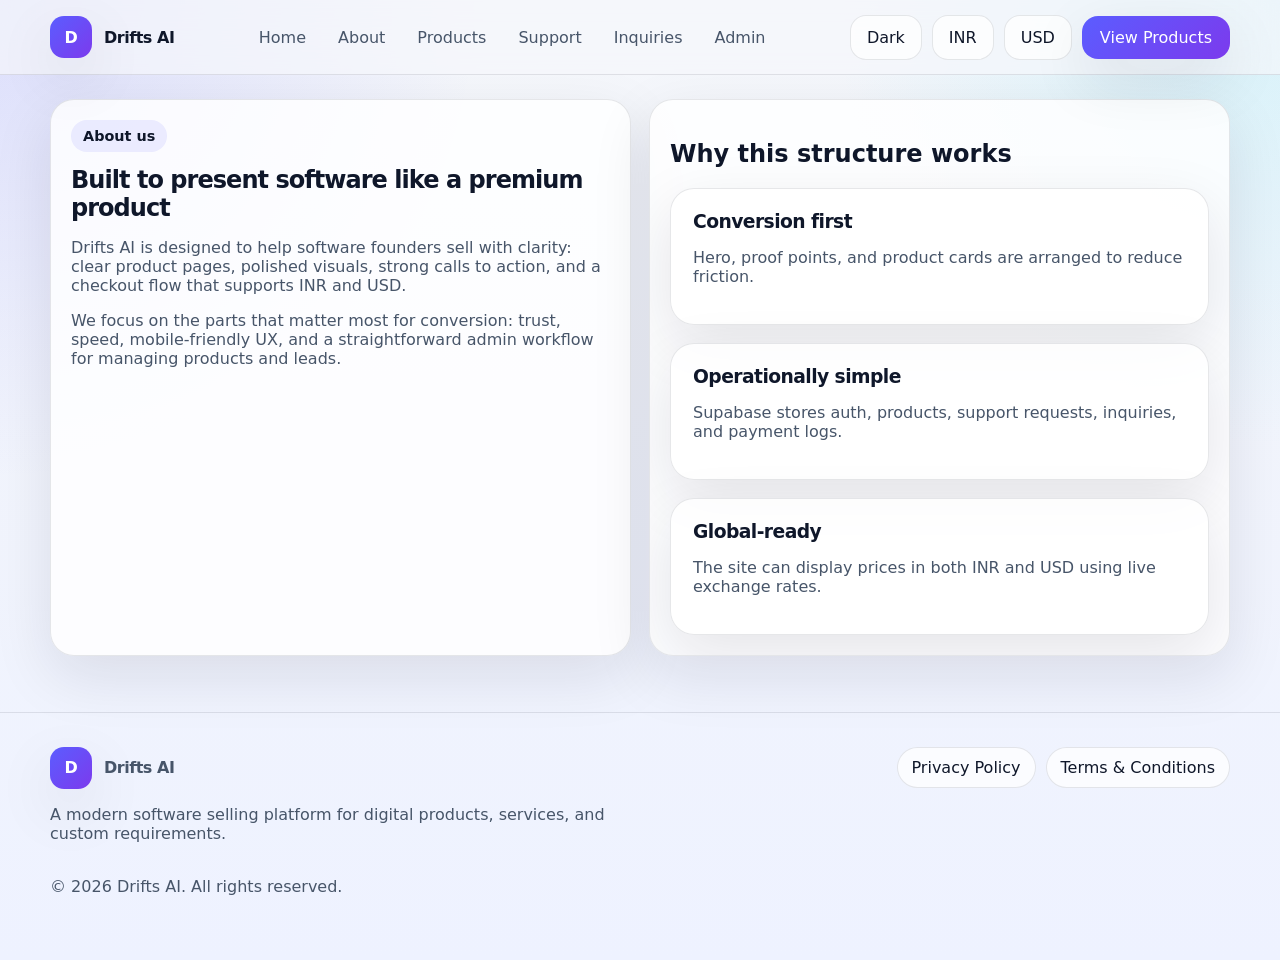
<file: about.html>
<!doctype html>
<html lang="en">
<head>
  <title>About — Drifts AI</title>
  <meta charset="utf-8">
<meta name="viewport" content="width=device-width, initial-scale=1">
<meta name="description" content="Learn about Drifts AI, our product philosophy, support workflow, and the platform principles behind the software selling site.">
<meta name="theme-color" content="#5b5dff">
<link rel="canonical" href="https://driftsai.com/about.html">
<meta property="og:type" content="website">
<meta property="og:title" content="About — Drifts AI">
<meta property="og:description" content="Learn about Drifts AI, our product philosophy, support workflow, and the platform principles behind the software selling site.">
<meta property="og:url" content="https://driftsai.com/about.html">
<meta property="og:image" content="https://driftsai.com/og-image.png">
<meta name="twitter:card" content="summary_large_image">
<meta name="twitter:title" content="About — Drifts AI">
<meta name="twitter:description" content="Learn about Drifts AI, our product philosophy, support workflow, and the platform principles behind the software selling site.">
<link rel="icon" href="/favicon.svg">
<link rel="manifest" href="/manifest.json">
<link rel="stylesheet" href="/assets/css/styles.css">


</head>
<body>

<header class="site-header">
  <div class="container">
    <nav class="nav">
      <a class="brand" href="/index.html" aria-label="Drifts AI home">
        <span class="brand-mark">D</span>
        <span>Drifts AI</span>
      </a>
      <button class="btn-outline nav-toggle" data-menu-toggle aria-expanded="false">Menu</button>
      <div class="nav-links" data-menu>
        <a data-nav href="/index.html">Home</a>
        <a data-nav href="/about.html">About</a>
        <a data-nav href="/products.html">Products</a>
        <a data-nav href="/support.html">Support</a>
        <a data-nav href="/inquiries.html">Inquiries</a>
        <a data-nav href="/admin.html">Admin</a>
      </div>
      <div class="nav-actions">
        <button class="toggle" data-theme-toggle type="button">Dark</button>
        <button class="btn-outline" data-currency="INR" type="button">INR</button>
        <button class="btn-outline" data-currency="USD" type="button">USD</button>
        <a class="btn" href="/products.html">View Products</a>
      </div>
    </nav>
  </div>
</header>

  <main>

    <section class="section">
      <div class="container grid grid-2">
        <div class="card">
          <span class="badge">About us</span>
          <h1 style="margin:14px 0 12px; letter-spacing:-.04em;">Built to present software like a premium product</h1>
          <p>Drifts AI is designed to help software founders sell with clarity: clear product pages, polished visuals, strong calls to action, and a checkout flow that supports INR and USD.</p>
          <p>We focus on the parts that matter most for conversion: trust, speed, mobile-friendly UX, and a straightforward admin workflow for managing products and leads.</p>
        </div>
        <div class="card">
          <h2>Why this structure works</h2>
          <div class="grid" style="margin-top:14px;">
            <div class="panel"><h3>Conversion first</h3><p>Hero, proof points, and product cards are arranged to reduce friction.</p></div>
            <div class="panel"><h3>Operationally simple</h3><p>Supabase stores auth, products, support requests, inquiries, and payment logs.</p></div>
            <div class="panel"><h3>Global-ready</h3><p>The site can display prices in both INR and USD using live exchange rates.</p></div>
          </div>
        </div>
      </div>
    </section>

  </main>

<footer class="footer">
  <div class="container">
    <div class="grid grid-2">
      <div>
        <div class="brand" style="margin-bottom:12px;">
          <span class="brand-mark">D</span>
          <span>Drifts AI</span>
        </div>
        <p class="muted">A modern software selling platform for digital products, services, and custom requirements.</p>
      </div>
      <div class="badges" style="justify-content:flex-end; align-items:start;">
        <a class="chip" href="/privacy.html">Privacy Policy</a>
        <a class="chip" href="/terms.html">Terms & Conditions</a>
      </div>
    </div>
    <p style="margin-top:18px;">© 2026 Drifts AI. All rights reserved.</p>
  </div>
</footer>


  <script type="module">
    import { setActiveNav, initThemeToggle, initMobileMenu, currencyButtons, setSeoMeta } from '/assets/js/shared.js';
    setActiveNav(); initThemeToggle(); initMobileMenu(); currencyButtons();
    setSeoMeta({ title: 'About — Drifts AI', description: 'Learn about Drifts AI, our product philosophy, support workflow, and the platform principles behind the software selling site.', path: '/about.html' });
  </script>

</body>
</html>
</file>
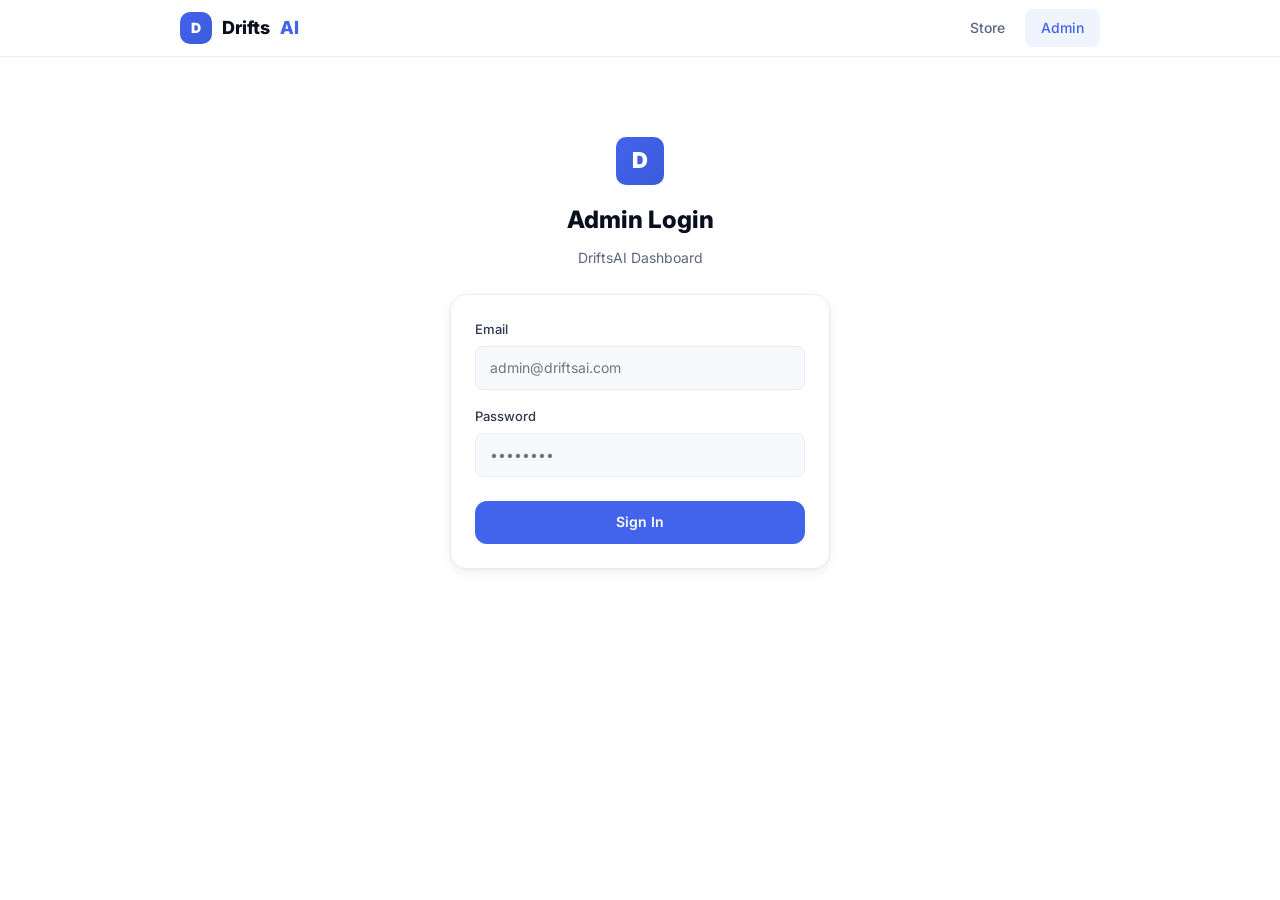
<file: admin.html>
<!DOCTYPE html>
<html lang="en">
<head>
  <meta charset="UTF-8"><meta name="viewport" content="width=device-width,initial-scale=1">
  <title>Admin — DriftsAI</title>
  <meta name="robots" content="noindex,nofollow">
  <link href="https://fonts.googleapis.com/css2?family=Inter:wght@400;500;600;700;800;900&display=swap" rel="stylesheet">
  <link rel="stylesheet" href="style.css">
</head>
<body>
<div class="page">
  <nav class="nav"><div class="container nav-inner">
    <a href="index.html" class="nav-logo"><div class="logo-icon">D</div>Drifts<span>AI</span></a>
    <div class="nav-links"><a href="index.html">Store</a><a href="admin.html" class="active">Admin</a></div>
  </div></nav>

  <main class="main">
    <div class="container">
      <!-- Login -->
      <div id="loginView" class="admin-login">
        <div class="logo-icon" style="width:48px;height:48px;font-size:22px;margin:0 auto 16px">D</div>
        <h1>Admin Login</h1>
        <p>DriftsAI Dashboard</p>
        <div class="card" style="text-align:left">
          <div class="form-group">
            <label>Email</label>
            <input type="email" id="loginEmail" class="form-input" placeholder="admin@driftsai.com">
          </div>
          <div class="form-group">
            <label>Password</label>
            <input type="password" id="loginPassword" class="form-input" placeholder="••••••••">
          </div>
          <button class="btn btn-primary" style="width:100%;margin-top:8px" onclick="doLogin()">Sign In</button>
          <p id="loginError" style="color:var(--rose);font-size:13px;margin-top:12px;text-align:center;display:none"></p>
        </div>
      </div>

      <!-- Admin Panel -->
      <div id="adminView" style="display:none" class="admin-panel">
        <div style="display:flex;justify-content:space-between;align-items:center;margin-bottom:24px">
          <div>
            <h1 style="font-size:24px;font-weight:800">Your Apps</h1>
            <p style="color:var(--ink2);font-size:14px">${APPS?.length || 0} apps in your store</p>
          </div>
          <button class="btn btn-primary" onclick="showAddForm()">+ Add New App</button>
        </div>

        <!-- Current Apps -->
        <div id="currentApps"></div>

        <!-- Add/Edit Form -->
        <div id="formSection" style="display:none;margin-top:32px">
          <h2 id="formTitle" style="font-size:20px;font-weight:700;margin-bottom:16px">Add New App</h2>
          <div class="card">
            <div style="display:grid;grid-template-columns:1fr 1fr;gap:16px">
              <div class="form-group" style="grid-column:span 2"><label>App Name *</label><input id="f_name" class="form-input" placeholder="My Cool App"></div>
              <div class="form-group" style="grid-column:span 2"><label>Tagline *</label><input id="f_tagline" class="form-input" placeholder="Short description"></div>
              <div class="form-group" style="grid-column:span 2"><label>Description *</label><textarea id="f_description" class="form-input" rows="4" placeholder="Full app description..."></textarea></div>
              <div class="form-group"><label>Category *</label>
                <select id="f_category" class="form-input">
                  <option>AI Tools</option><option>Developer Tools</option><option>Productivity</option><option>Design</option><option>Security</option><option>Games</option><option>Utilities</option><option>Entertainment</option>
                </select>
              </div>
              <div class="form-group"><label>Version</label><input id="f_version" class="form-input" value="1.0.0"></div>
              <div class="form-group"><label>File Type *</label>
                <select id="f_fileType" class="form-input">
                  <option>APK</option><option>EXE</option><option>DMG</option><option>DEB</option><option>ZIP</option><option>MSI</option><option>IPA</option>
                </select>
              </div>
              <div class="form-group"><label>File Size</label><input id="f_fileSize" class="form-input" placeholder="24 MB"></div>
              <div class="form-group" style="grid-column:span 2">
                <label>Google Drive Download URL *</label>
                <input id="f_downloadUrl" class="form-input" placeholder="https://drive.google.com/uc?export=download&id=YOUR_FILE_ID">
                <small style="color:var(--ink3);font-size:11px;margin-top:4px;display:block">Upload to Google Drive → Share → Anyone with link → Copy ID → Paste above</small>
              </div>
              <div class="form-group"><label>App Icon URL</label><input id="f_icon" class="form-input" placeholder="https://..."></div>
              <div class="form-group"><label>Platform</label><input id="f_platform" class="form-input" placeholder="Android, Windows"></div>
              <div class="form-group" style="grid-column:span 2"><label>Features (one per line)</label><textarea id="f_features" class="form-input" rows="3" placeholder="Feature 1&#10;Feature 2"></textarea></div>
              <div class="form-group" style="grid-column:span 2"><label>What's New</label><textarea id="f_whatsNew" class="form-input" rows="2" placeholder="• Bug fixes&#10;• New features"></textarea></div>
              <div class="form-group" style="grid-column:span 2"><label>Screenshots URLs (one per line)</label><textarea id="f_screenshots" class="form-input" rows="2" placeholder="https://screenshot1.png&#10;https://screenshot2.png"></textarea></div>
              <div class="form-group" style="grid-column:span 2"><label>Requirements (one per line)</label><textarea id="f_requirements" class="form-input" rows="2" placeholder="Android 8.0+&#10;100 MB storage"></textarea></div>
              <div class="form-group"><label>Developer</label><input id="f_developer" class="form-input" value="DriftsAI"></div>
              <div class="form-group" style="display:flex;align-items:center;gap:8px;margin-top:24px">
                <input type="checkbox" id="f_featured"> <label for="f_featured" style="margin:0;cursor:pointer">Featured on homepage</label>
              </div>
            </div>
            <div style="margin-top:20px;display:flex;gap:8px">
              <button class="btn btn-primary" onclick="generateCode()">✅ Generate Code</button>
              <button class="btn btn-ghost" onclick="document.getElementById('formSection').style.display='none'">Cancel</button>
            </div>
          </div>
        </div>

        <!-- Generated Code -->
        <div id="codeSection" style="display:none;margin-top:24px">
          <h3 style="font-size:16px;font-weight:700;margin-bottom:8px">📋 Copy this into your data.js file</h3>
          <p style="color:var(--ink2);font-size:13px;margin-bottom:8px">Add this inside the <code>APPS = [</code> array in <strong>data.js</strong>, then push to GitHub.</p>
          <div class="code-output" id="codeOutput"></div>
          <button class="copy-btn" onclick="copyCode()">📋 Copy to Clipboard</button>
        </div>

        <!-- How-to Guide -->
        <div class="card" style="margin-top:32px;background:var(--blue-bg);border-color:var(--blue-l)">
          <h3 style="font-size:16px;font-weight:700;margin-bottom:8px">📖 How to Add an App</h3>
          <ol style="padding-left:20px;font-size:14px;color:var(--ink1);line-height:2">
            <li>Upload your APK/EXE to <strong>Google Drive</strong></li>
            <li>Right-click → <strong>Share</strong> → <strong>Anyone with the link</strong></li>
            <li>Copy the file ID from the URL</li>
            <li>Fill the form above → click <strong>Generate Code</strong></li>
            <li>Open <strong>data.js</strong> in your repo</li>
            <li>Paste the code inside the <code>APPS</code> array</li>
            <li>Commit & push → Netlify auto-deploys in 30 seconds ✅</li>
          </ol>
        </div>
      </div>
    </div>
  </main>
</div>
<div class="toast" id="toast"></div>
<script src="data.js"></script>
<script>
function showToast(m){const t=document.getElementById('toast');t.textContent=m;t.classList.add('show');setTimeout(()=>t.classList.remove('show'),3000)}

function doLogin(){
  const e=document.getElementById('loginEmail').value.trim();
  const p=document.getElementById('loginPassword').value;
  if(e===ADMIN_EMAIL&&p===ADMIN_PASSWORD){
    document.getElementById('loginView').style.display='none';
    document.getElementById('adminView').style.display='block';
    renderApps();
  }else{
    const err=document.getElementById('loginError');
    err.textContent='Invalid email or password';
    err.style.display='block';
  }
}

// Enter key login
document.getElementById('loginPassword').addEventListener('keydown',e=>{if(e.key==='Enter')doLogin()});

function renderApps(){
  document.getElementById('currentApps').innerHTML=APPS.length?APPS.map((a,i)=>
    `<div class="admin-app">
      <div style="width:40px;height:40px;border-radius:10px;background:var(--bg2);overflow:hidden;flex-shrink:0;display:flex;align-items:center;justify-content:center">
        ${a.icon?`<img src="${a.icon}" style="width:100%;height:100%;object-fit:cover;border-radius:10px">`:'📦'}
      </div>
      <div style="flex:1;min-width:0">
        <div class="app-name">${a.name}</div>
        <div style="font-size:12px;color:var(--ink3)">${a.category} · ${a.fileType} · ${a.fileSize}</div>
      </div>
      <a href="app.html?id=${a.id}" target="_blank" class="btn btn-edit" style="font-size:11px">View</a>
    </div>`
  ).join(''):'<div class="empty"><div class="empty-icon">📦</div><h3>No apps yet</h3><p>Click "Add New App" to get started</p></div>';
}

function showAddForm(){
  document.getElementById('formSection').style.display='block';
  document.getElementById('codeSection').style.display='none';
  document.getElementById('formSection').scrollIntoView({behavior:'smooth'});
}

function generateCode(){
  const name=document.getElementById('f_name').value.trim();
  const tagline=document.getElementById('f_tagline').value.trim();
  if(!name||!tagline){showToast('⚠ Name and tagline are required');return}

  const slug=name.toLowerCase().replace(/[^a-z0-9]+/g,'-').replace(/(^-|-$)/g,'');
  const features=document.getElementById('f_features').value.trim().split('\n').filter(Boolean);
  const screenshots=document.getElementById('f_screenshots').value.trim().split('\n').filter(Boolean);
  const requirements=document.getElementById('f_requirements').value.trim().split('\n').filter(Boolean);
  const platforms=document.getElementById('f_platform').value.split(',').map(s=>s.trim()).filter(Boolean);

  const obj={
    id: slug,
    name: name,
    tagline: tagline,
    description: document.getElementById('f_description').value.trim(),
    category: document.getElementById('f_category').value,
    developer: document.getElementById('f_developer').value.trim()||'DriftsAI',
    version: document.getElementById('f_version').value.trim()||'1.0.0',
    fileType: document.getElementById('f_fileType').value,
    fileSize: document.getElementById('f_fileSize').value.trim(),
    platform: platforms,
    downloadUrl: document.getElementById('f_downloadUrl').value.trim(),
    icon: document.getElementById('f_icon').value.trim(),
    screenshots: screenshots,
    features: features,
    requirements: requirements,
    whatsNew: document.getElementById('f_whatsNew').value.trim(),
    isFeatured: document.getElementById('f_featured').checked,
    downloads: 0,
    rating: 0,
  };

  const code=JSON.stringify(obj,null,2).replace(/"(\w+)":/g,'$1:');
  document.getElementById('codeOutput').textContent=code+',';
  document.getElementById('codeSection').style.display='block';
  document.getElementById('codeSection').scrollIntoView({behavior:'smooth'});
  showToast('✅ Code generated! Copy it into data.js');
}

function copyCode(){
  const code=document.getElementById('codeOutput').textContent;
  navigator.clipboard.writeText(code).then(()=>showToast('📋 Copied!')).catch(()=>showToast('⚠ Copy manually'));
}
</script>
</body>
</html>
</file>
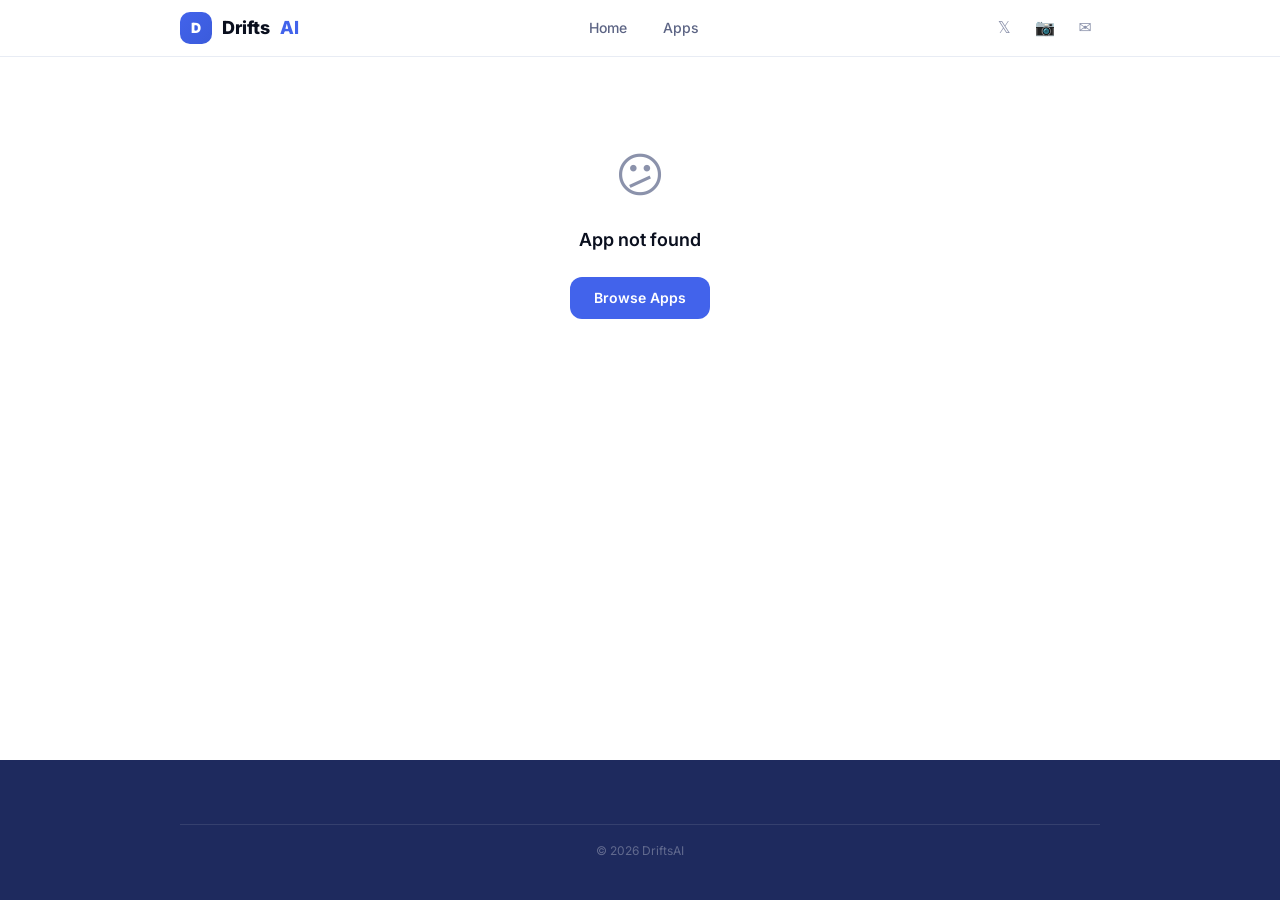
<file: app.html>
<!DOCTYPE html>
<html lang="en">
<head>
  <meta charset="UTF-8"><meta name="viewport" content="width=device-width,initial-scale=1">
  <title>App — DriftsAI</title>
  <link rel="icon" href="data:image/svg+xml,<svg xmlns='http://www.w3.org/2000/svg' viewBox='0 0 48 48'><rect width='48' height='48' rx='12' fill='%234263eb'/><text x='24' y='34' text-anchor='middle' font-weight='900' font-size='28' fill='white'>D</text></svg>">
  <link href="https://fonts.googleapis.com/css2?family=Inter:wght@400;500;600;700;800;900&display=swap" rel="stylesheet">
  <link rel="stylesheet" href="style.css">
</head>
<body>
<div class="page">
  <nav class="nav"><div class="container nav-inner">
    <a href="index.html" class="nav-logo"><div class="logo-icon">D</div>Drifts<span>AI</span></a>
    <div class="nav-links"><a href="index.html">Home</a><a href="apps.html">Apps</a></div>
    <div class="nav-social" id="navSocial"></div>
    <button class="nav-mobile" onclick="document.getElementById('mobileMenu').classList.toggle('open')">☰</button>
  </div><div class="mobile-menu" id="mobileMenu"><a href="index.html">Home</a><a href="apps.html">Apps</a></div></nav>

  <main class="main"><div class="container" style="padding-top:20px" id="content">Loading...</div></main>
  <footer class="footer" id="footer"></footer>
</div>
<div class="toast" id="toast"></div>
<script src="data.js"></script>
<script>
function fmt(n){if(!n)return'0';if(n>=1e6)return(n/1e6).toFixed(1)+'M';if(n>=1e3)return(n/1e3).toFixed(1)+'K';return n}
function showToast(msg){const t=document.getElementById('toast');t.textContent=msg;t.classList.add('show');setTimeout(()=>t.classList.remove('show'),3000)}

const id=new URLSearchParams(location.search).get('id');
const app=APPS.find(a=>a.id===id);

if(!app){
  document.getElementById('content').innerHTML='<div class="empty"><div class="empty-icon">😕</div><h3>App not found</h3><a href="apps.html" class="btn btn-primary" style="margin-top:16px">Browse Apps</a></div>';
}else{
  document.title=`${app.name} — DriftsAI`;
  document.querySelector('meta[name="description"]')?.setAttribute('content',app.tagline);

  document.getElementById('content').innerHTML=`
    <a href="apps.html" class="back">← Apps</a>

    <div class="app-header">
      <div class="app-detail-icon">${app.icon?`<img src="${app.icon}" alt="${app.name}">`:'📦'}</div>
      <div class="app-detail-info">
        <h1>${app.name}</h1>
        <div class="dev">${app.developer||'DriftsAI'}</div>
        <div class="app-detail-meta">
          <span class="app-badge" style="font-size:11px">${app.category}</span>
          ${app.rating?`<span>⭐ ${app.rating}</span>`:''}
          <span id="downloadCount">⬇ ${fmt(getDownloadCount(app))} downloads</span>
        </div>
      </div>
    </div>

    <button class="download-btn" onclick="startDownload()">
      ⬇ Download ${app.fileType} — Free
    </button>

    <div class="info-bar">
      <div class="info-item"><div class="info-label">Version</div><div class="info-value">${app.version}</div></div>
      <div class="info-item"><div class="info-label">Size</div><div class="info-value">${app.fileSize}</div></div>
      <div class="info-item"><div class="info-label">Type</div><div class="info-value">${app.fileType}</div></div>
      <div class="info-item"><div class="info-label">Platform</div><div class="info-value">${app.platform.join(', ')}</div></div>
    </div>

    ${app.screenshots?.length?`
    <div class="detail-section">
      <h3>Screenshots</h3>
      <div class="screenshots">${app.screenshots.map(s=>`<img src="${s}" alt="Screenshot" onerror="this.style.display='none'">`).join('')}</div>
    </div>`:''}

    <div class="detail-section">
      <h3>About this app</h3>
      <p>${app.description}</p>
    </div>

    ${app.whatsNew?`<div class="detail-section"><h3>What's New</h3><div class="card" style="padding:16px;background:var(--bg1)"><p style="font-size:13px">${app.whatsNew}</p></div></div>`:''}

    ${app.features?.length?`<div class="detail-section"><h3>Features</h3><ul class="feature-list">${app.features.map(f=>`<li>${f}</li>`).join('')}</ul></div>`:''}

    ${app.requirements?.length?`<div class="detail-section"><h3>Requirements</h3><ul class="feature-list">${app.requirements.map(r=>`<li>${r}</li>`).join('')}</ul></div>`:''}

    <div class="detail-section">
      <h3>App Info</h3>
      <table class="info-table">
        <tr><td>Developer</td><td>${app.developer||'DriftsAI'}</td></tr>
        <tr><td>Category</td><td>${app.category}</td></tr>
        <tr><td>Version</td><td>${app.version}</td></tr>
        <tr><td>File Type</td><td>${app.fileType}</td></tr>
        <tr><td>File Size</td><td>${app.fileSize}</td></tr>
        <tr><td>Platform</td><td>${app.platform.join(', ')}</td></tr>
        <tr><td>Downloads</td><td id="downloadTableCount">${fmt(getDownloadCount(app))}</td></tr>
      </table>
    </div>

    <!-- Contact Card (always visible) -->
    <div class="contact-card" id="contactCard" style="margin-top:32px">
      <div class="contact-header">
        <h3>💬 Want the full version?</h3>
        <p>Contact me to purchase or ask questions</p>
      </div>
      <div class="contact-options">
        <a href="${SOCIAL.twitter.url}" target="_blank" class="contact-link">
          <div class="contact-icon" style="background:#000">𝕏</div>
          <div><div class="contact-label">DM on X (Twitter)</div><div class="contact-handle">${SOCIAL.twitter.handle}</div></div>
          <div class="contact-arrow">→</div>
        </a>
        <a href="${SOCIAL.instagram.url}" target="_blank" class="contact-link">
          <div class="contact-icon" style="background:linear-gradient(135deg,#833ab4,#fd1d1d,#fcb045)">📷</div>
          <div><div class="contact-label">DM on Instagram</div><div class="contact-handle">${SOCIAL.instagram.handle}</div></div>
          <div class="contact-arrow">→</div>
        </a>
        <a href="${SOCIAL.email.url}" class="contact-link">
          <div class="contact-icon" style="background:var(--blue)">✉</div>
          <div><div class="contact-label">Send Email</div><div class="contact-handle">${SOCIAL.email.handle}</div></div>
          <div class="contact-arrow">→</div>
        </a>
      </div>
    </div>
  `;
}

function startDownload(){
  if(!app.downloadUrl || app.downloadUrl.includes('YOUR_FILE_ID_HERE')){
    showToast('⚠ Download link not set yet');
    return;
  }
  // Open download in new tab
  window.open(app.downloadUrl,'_blank');
  recordDownload(app);
  document.getElementById('downloadCount').textContent=`⬇ ${fmt(getDownloadCount(app))} downloads`;
  document.getElementById('downloadTableCount').textContent=fmt(getDownloadCount(app));
  showToast('✅ Download started!');

  // Highlight contact card
  const card=document.getElementById('contactCard');
  card.style.boxShadow='0 0 0 3px var(--blue), var(--shadow-lg)';
  card.querySelector('.contact-header h3').textContent='🎉 Enjoying the app?';
  card.querySelector('.contact-header p').textContent='Get the premium version or reach out for support!';
  card.scrollIntoView({behavior:'smooth',block:'center'});
}

document.getElementById('navSocial').innerHTML=`<a href="${SOCIAL.twitter.url}" target="_blank">𝕏</a><a href="${SOCIAL.instagram.url}" target="_blank">📷</a><a href="${SOCIAL.email.url}">✉</a>`;
document.getElementById('footer').innerHTML=`<div class="container"><div class="footer-bottom">© ${new Date().getFullYear()} ${SITE.name}</div></div>`;
</script>
</body>
</html>
</file>
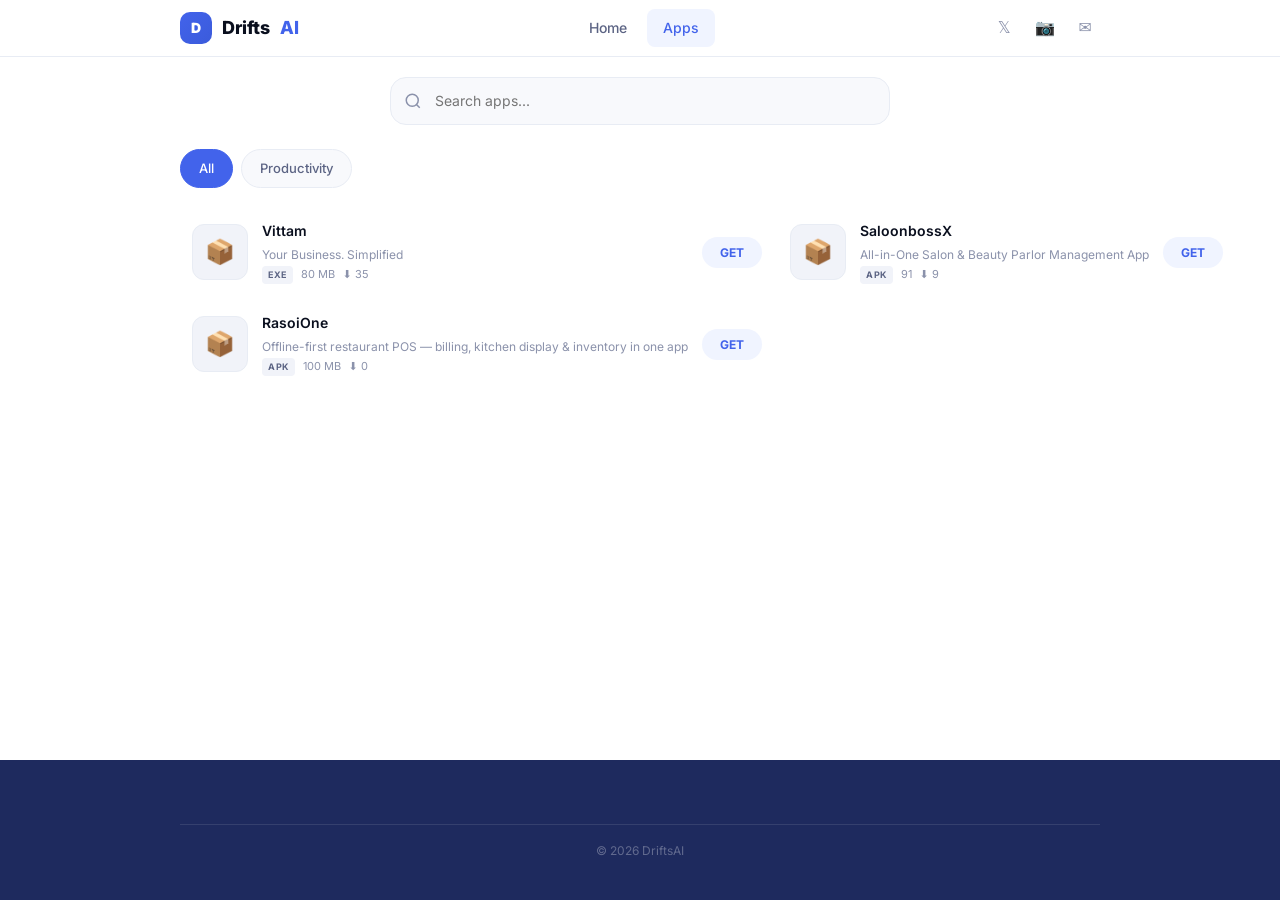
<file: apps.html>
<!DOCTYPE html>
<html lang="en">
<head>
  <meta charset="UTF-8"><meta name="viewport" content="width=device-width,initial-scale=1">
  <title>All Apps — DriftsAI</title>
  <meta name="description" content="Browse and download free software. APK, EXE, DMG files.">
  <link rel="icon" href="data:image/svg+xml,<svg xmlns='http://www.w3.org/2000/svg' viewBox='0 0 48 48'><rect width='48' height='48' rx='12' fill='%234263eb'/><text x='24' y='34' text-anchor='middle' font-weight='900' font-size='28' fill='white'>D</text></svg>">
  <link href="https://fonts.googleapis.com/css2?family=Inter:wght@400;500;600;700;800;900&display=swap" rel="stylesheet">
  <link rel="stylesheet" href="style.css">
</head>
<body>
<div class="page">
  <nav class="nav"><div class="container nav-inner">
    <a href="index.html" class="nav-logo"><div class="logo-icon">D</div>Drifts<span>AI</span></a>
    <div class="nav-links"><a href="index.html">Home</a><a href="apps.html" class="active">Apps</a></div>
    <div class="nav-social" id="navSocial"></div>
    <button class="nav-mobile" onclick="document.getElementById('mobileMenu').classList.toggle('open')">☰</button>
  </div><div class="mobile-menu" id="mobileMenu"><a href="index.html">Home</a><a href="apps.html">Apps</a></div></nav>

  <main class="main"><div class="container" style="padding-top:20px">
    <div class="search-box">
      <svg viewBox="0 0 24 24" fill="none" stroke="currentColor" stroke-width="2"><circle cx="11" cy="11" r="8"/><line x1="21" y1="21" x2="16.65" y2="16.65"/></svg>
      <input type="text" id="searchInput" placeholder="Search apps..." oninput="filterApps()">
    </div>
    <div class="chips" id="chips"></div>
    <div id="appList"></div>
  </div></main>
  <footer class="footer" id="footer"></footer>
</div>
<script src="data.js"></script>
<script>
function fmt(n){if(!n)return'0';if(n>=1e6)return(n/1e6).toFixed(1)+'M';if(n>=1e3)return(n/1e3).toFixed(1)+'K';return n}
function appCard(app){
  return`<a href="app.html?id=${app.id}" class="app-card">
    <div class="app-icon">${app.icon?`<img src="${app.icon}" alt="${app.name}" onerror="this.style.display='none';this.parentElement.innerHTML='<div class=app-icon-placeholder>📦</div>'">`:'<div class="app-icon-placeholder">📦</div>'}</div>
    <div class="app-info"><div class="app-name">${app.name}</div><div class="app-tagline">${app.tagline}</div>
      <div class="app-meta"><span class="app-badge">${app.fileType}</span><span>${app.fileSize}</span>${app.rating?`<span>⭐ ${app.rating}</span>`:''}<span>⬇ ${fmt(getDownloadCount(app))}</span></div>
    </div><div class="app-get">GET</div></a>`
}

let currentCat='All';
const params=new URLSearchParams(location.search);
if(params.get('category')) currentCat=params.get('category');

function renderChips(){
  const cats=['All',...new Set(APPS.map(a=>a.category))];
  document.getElementById('chips').innerHTML=cats.map(c=>
    `<button class="chip ${c===currentCat?'active':''}" onclick="currentCat='${c}';renderChips();renderList()">${c}</button>`
  ).join('');
}

function renderList(){
  const q=document.getElementById('searchInput').value.toLowerCase().trim();
  let apps=APPS.filter(a=>currentCat==='All'||a.category===currentCat);
  if(q) apps=apps.filter(a=>a.name.toLowerCase().includes(q)||a.tagline.toLowerCase().includes(q));
  document.getElementById('appList').innerHTML=apps.length?
    `<div class="app-list">${apps.map(appCard).join('')}</div>`:
    '<div class="empty"><div class="empty-icon">📦</div><h3>No apps found</h3><p>Try a different category or search term.</p></div>';
}

function filterApps(){renderList()}

// Social & footer
document.getElementById('navSocial').innerHTML=`<a href="${SOCIAL.twitter.url}" target="_blank">𝕏</a><a href="${SOCIAL.instagram.url}" target="_blank">📷</a><a href="${SOCIAL.email.url}">✉</a>`;
document.getElementById('footer').innerHTML=`<div class="container"><div class="footer-bottom">© ${new Date().getFullYear()} ${SITE.name}</div></div>`;

renderChips();renderList();
</script>
</body>
</html>
</file>
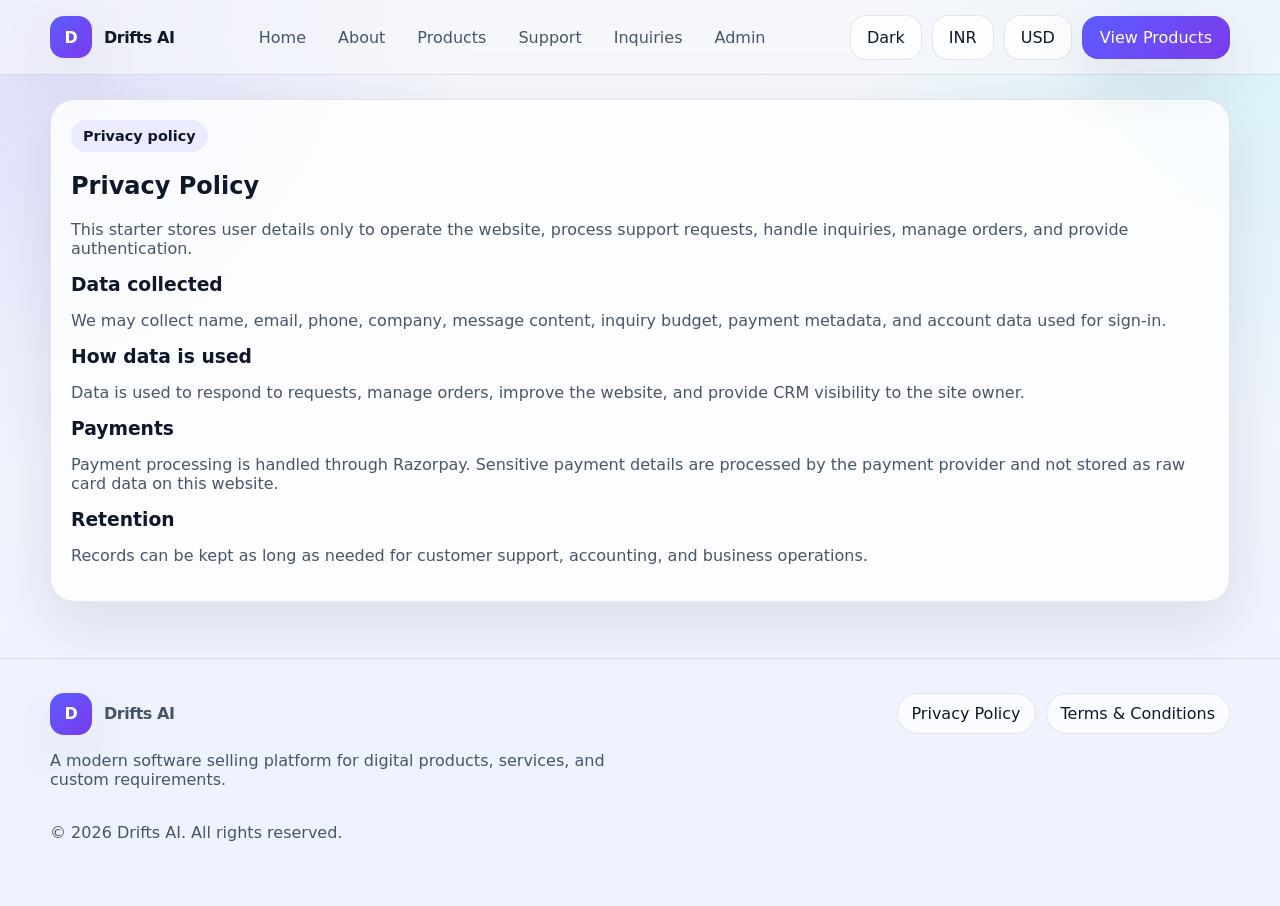
<file: privacy.html>
<!doctype html>
<html lang="en">
<head>
  <title>Privacy Policy — Drifts AI</title>
  <meta charset="utf-8">
<meta name="viewport" content="width=device-width, initial-scale=1">
<meta name="description" content="Privacy policy for Drifts AI. Learn what data we collect, how it is used, and how support and inquiry data is handled.">
<meta name="theme-color" content="#5b5dff">
<link rel="canonical" href="https://driftsai.com/privacy.html">
<meta property="og:type" content="website">
<meta property="og:title" content="Privacy Policy — Drifts AI">
<meta property="og:description" content="Privacy policy for Drifts AI. Learn what data we collect, how it is used, and how support and inquiry data is handled.">
<meta property="og:url" content="https://driftsai.com/privacy.html">
<meta property="og:image" content="https://driftsai.com/og-image.png">
<meta name="twitter:card" content="summary_large_image">
<meta name="twitter:title" content="Privacy Policy — Drifts AI">
<meta name="twitter:description" content="Privacy policy for Drifts AI. Learn what data we collect, how it is used, and how support and inquiry data is handled.">
<link rel="icon" href="/favicon.svg">
<link rel="manifest" href="/manifest.json">
<link rel="stylesheet" href="/assets/css/styles.css">


</head>
<body>

<header class="site-header">
  <div class="container">
    <nav class="nav">
      <a class="brand" href="/index.html" aria-label="Drifts AI home">
        <span class="brand-mark">D</span>
        <span>Drifts AI</span>
      </a>
      <button class="btn-outline nav-toggle" data-menu-toggle aria-expanded="false">Menu</button>
      <div class="nav-links" data-menu>
        <a data-nav href="/index.html">Home</a>
        <a data-nav href="/about.html">About</a>
        <a data-nav href="/products.html">Products</a>
        <a data-nav href="/support.html">Support</a>
        <a data-nav href="/inquiries.html">Inquiries</a>
        <a data-nav href="/admin.html">Admin</a>
      </div>
      <div class="nav-actions">
        <button class="toggle" data-theme-toggle type="button">Dark</button>
        <button class="btn-outline" data-currency="INR" type="button">INR</button>
        <button class="btn-outline" data-currency="USD" type="button">USD</button>
        <a class="btn" href="/products.html">View Products</a>
      </div>
    </nav>
  </div>
</header>

  <main>

    <section class="section">
      <div class="container card">
        <span class="badge">Privacy policy</span>
        <h1>Privacy Policy</h1>
        <p>This starter stores user details only to operate the website, process support requests, handle inquiries, manage orders, and provide authentication.</p>
        <h3>Data collected</h3>
        <p>We may collect name, email, phone, company, message content, inquiry budget, payment metadata, and account data used for sign-in.</p>
        <h3>How data is used</h3>
        <p>Data is used to respond to requests, manage orders, improve the website, and provide CRM visibility to the site owner.</p>
        <h3>Payments</h3>
        <p>Payment processing is handled through Razorpay. Sensitive payment details are processed by the payment provider and not stored as raw card data on this website.</p>
        <h3>Retention</h3>
        <p>Records can be kept as long as needed for customer support, accounting, and business operations.</p>
      </div>
    </section>

  </main>

<footer class="footer">
  <div class="container">
    <div class="grid grid-2">
      <div>
        <div class="brand" style="margin-bottom:12px;">
          <span class="brand-mark">D</span>
          <span>Drifts AI</span>
        </div>
        <p class="muted">A modern software selling platform for digital products, services, and custom requirements.</p>
      </div>
      <div class="badges" style="justify-content:flex-end; align-items:start;">
        <a class="chip" href="/privacy.html">Privacy Policy</a>
        <a class="chip" href="/terms.html">Terms & Conditions</a>
      </div>
    </div>
    <p style="margin-top:18px;">© 2026 Drifts AI. All rights reserved.</p>
  </div>
</footer>


  <script type="module">
    import { setActiveNav, initThemeToggle, initMobileMenu, currencyButtons, setSeoMeta } from '/assets/js/shared.js';
    setActiveNav(); initThemeToggle(); initMobileMenu(); currencyButtons();
    setSeoMeta({ title: 'Privacy Policy — Drifts AI', description: 'Privacy policy for Drifts AI. Learn what data we collect, how it is used, and how support and inquiry data is handled.', path: '/privacy.html' });
  </script>

</body>
</html>
</file>
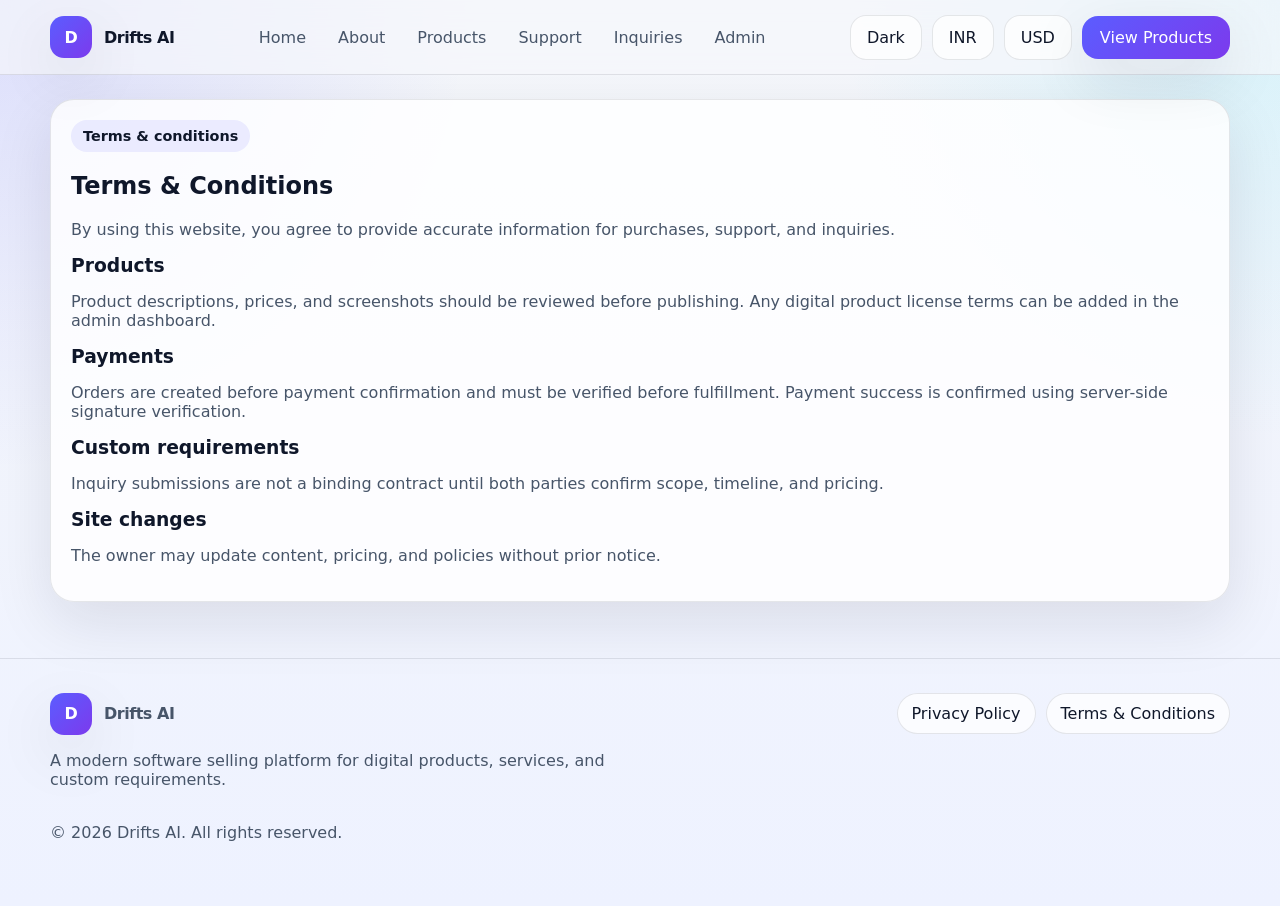
<file: terms.html>
<!doctype html>
<html lang="en">
<head>
  <title>Terms & Conditions — Drifts AI</title>
  <meta charset="utf-8">
<meta name="viewport" content="width=device-width, initial-scale=1">
<meta name="description" content="Terms and conditions for using the Drifts AI website, products, support, inquiries, and payment flow.">
<meta name="theme-color" content="#5b5dff">
<link rel="canonical" href="https://driftsai.com/terms.html">
<meta property="og:type" content="website">
<meta property="og:title" content="Terms & Conditions — Drifts AI">
<meta property="og:description" content="Terms and conditions for using the Drifts AI website, products, support, inquiries, and payment flow.">
<meta property="og:url" content="https://driftsai.com/terms.html">
<meta property="og:image" content="https://driftsai.com/og-image.png">
<meta name="twitter:card" content="summary_large_image">
<meta name="twitter:title" content="Terms & Conditions — Drifts AI">
<meta name="twitter:description" content="Terms and conditions for using the Drifts AI website, products, support, inquiries, and payment flow.">
<link rel="icon" href="/favicon.svg">
<link rel="manifest" href="/manifest.json">
<link rel="stylesheet" href="/assets/css/styles.css">


</head>
<body>

<header class="site-header">
  <div class="container">
    <nav class="nav">
      <a class="brand" href="/index.html" aria-label="Drifts AI home">
        <span class="brand-mark">D</span>
        <span>Drifts AI</span>
      </a>
      <button class="btn-outline nav-toggle" data-menu-toggle aria-expanded="false">Menu</button>
      <div class="nav-links" data-menu>
        <a data-nav href="/index.html">Home</a>
        <a data-nav href="/about.html">About</a>
        <a data-nav href="/products.html">Products</a>
        <a data-nav href="/support.html">Support</a>
        <a data-nav href="/inquiries.html">Inquiries</a>
        <a data-nav href="/admin.html">Admin</a>
      </div>
      <div class="nav-actions">
        <button class="toggle" data-theme-toggle type="button">Dark</button>
        <button class="btn-outline" data-currency="INR" type="button">INR</button>
        <button class="btn-outline" data-currency="USD" type="button">USD</button>
        <a class="btn" href="/products.html">View Products</a>
      </div>
    </nav>
  </div>
</header>

  <main>

    <section class="section">
      <div class="container card">
        <span class="badge">Terms & conditions</span>
        <h1>Terms & Conditions</h1>
        <p>By using this website, you agree to provide accurate information for purchases, support, and inquiries.</p>
        <h3>Products</h3>
        <p>Product descriptions, prices, and screenshots should be reviewed before publishing. Any digital product license terms can be added in the admin dashboard.</p>
        <h3>Payments</h3>
        <p>Orders are created before payment confirmation and must be verified before fulfillment. Payment success is confirmed using server-side signature verification.</p>
        <h3>Custom requirements</h3>
        <p>Inquiry submissions are not a binding contract until both parties confirm scope, timeline, and pricing.</p>
        <h3>Site changes</h3>
        <p>The owner may update content, pricing, and policies without prior notice.</p>
      </div>
    </section>

  </main>

<footer class="footer">
  <div class="container">
    <div class="grid grid-2">
      <div>
        <div class="brand" style="margin-bottom:12px;">
          <span class="brand-mark">D</span>
          <span>Drifts AI</span>
        </div>
        <p class="muted">A modern software selling platform for digital products, services, and custom requirements.</p>
      </div>
      <div class="badges" style="justify-content:flex-end; align-items:start;">
        <a class="chip" href="/privacy.html">Privacy Policy</a>
        <a class="chip" href="/terms.html">Terms & Conditions</a>
      </div>
    </div>
    <p style="margin-top:18px;">© 2026 Drifts AI. All rights reserved.</p>
  </div>
</footer>


  <script type="module">
    import { setActiveNav, initThemeToggle, initMobileMenu, currencyButtons, setSeoMeta } from '/assets/js/shared.js';
    setActiveNav(); initThemeToggle(); initMobileMenu(); currencyButtons();
    setSeoMeta({ title: 'Terms & Conditions — Drifts AI', description: 'Terms and conditions for using the Drifts AI website, products, support, inquiries, and payment flow.', path: '/terms.html' });
  </script>

</body>
</html>
</file>
<file: assets/css/styles.css>
:root {
  --bg: #f5f7fb;
  --bg-soft: #eef2ff;
  --card: rgba(255,255,255,.82);
  --text: #0f172a;
  --muted: #475569;
  --border: rgba(15, 23, 42, .10);
  --brand: #5b5dff;
  --brand-2: #7c3aed;
  --brand-3: #06b6d4;
  --shadow: 0 20px 60px rgba(15, 23, 42, .10);
  --radius: 24px;
}

body.dark {
  --bg: #07111f;
  --bg-soft: #0d1629;
  --card: rgba(10, 16, 31, .82);
  --text: #e5eefc;
  --muted: #94a3b8;
  --border: rgba(148, 163, 184, .15);
  --brand: #8b8dff;
  --brand-2: #a855f7;
  --brand-3: #22d3ee;
  --shadow: 0 20px 60px rgba(0, 0, 0, .35);
}

* { box-sizing: border-box; }
html { scroll-behavior: smooth; }
body {
  margin: 0;
  font-family: Inter, ui-sans-serif, system-ui, -apple-system, BlinkMacSystemFont, "Segoe UI", sans-serif;
  color: var(--text);
  background:
    radial-gradient(circle at top left, rgba(91, 93, 255, .16), transparent 30%),
    radial-gradient(circle at top right, rgba(34, 211, 238, .14), transparent 28%),
    linear-gradient(180deg, var(--bg), var(--bg-soft));
  min-height: 100vh;
}
img { max-width: 100%; display: block; }
a { color: inherit; text-decoration: none; }
button, input, select, textarea { font: inherit; }
.container { width: min(1180px, calc(100% - 32px)); margin: 0 auto; }
.site-header {
  position: sticky; top: 0; z-index: 50;
  backdrop-filter: blur(18px);
  background: color-mix(in srgb, var(--bg) 70%, transparent);
  border-bottom: 1px solid var(--border);
}
.nav { display: flex; align-items: center; justify-content: space-between; gap: 16px; min-height: 74px; }
.brand { display: flex; align-items: center; gap: 12px; font-weight: 800; letter-spacing: -.03em; }
.brand-mark {
  width: 42px; height: 42px; border-radius: 14px;
  background: linear-gradient(135deg, var(--brand), var(--brand-2));
  display: grid; place-items: center; color: white; box-shadow: var(--shadow);
}
.nav-links { display: flex; align-items: center; gap: 4px; flex-wrap: wrap; }
.nav-links a { padding: 10px 14px; border-radius: 14px; color: var(--muted); transition: .2s ease; }
.nav-links a.active, .nav-links a:hover { background: rgba(91, 93, 255, .10); color: var(--text); }
.nav-actions { display: flex; align-items: center; gap: 10px; }
.btn, .btn-outline, .chip, .toggle, .nav-toggle {
  border: 0; cursor: pointer; transition: transform .2s ease, background .2s ease, border-color .2s ease, opacity .2s ease;
}
.btn:hover, .btn-outline:hover, .chip:hover { transform: translateY(-1px); }
.btn {
  background: linear-gradient(135deg, var(--brand), var(--brand-2)); color: white;
  border-radius: 16px; padding: 12px 18px; box-shadow: var(--shadow);
}
.btn-outline, .toggle, .chip {
  background: color-mix(in srgb, var(--card) 90%, transparent);
  color: var(--text); border: 1px solid var(--border); border-radius: 16px; padding: 12px 16px;
}
.chip { border-radius: 999px; padding: 10px 14px; }
.chip.active { background: rgba(91,93,255,.14); border-color: rgba(91,93,255,.28); }
.toggle { display: inline-flex; align-items: center; gap: 8px; }
.nav-toggle { display: none; }
.hero { padding: 56px 0 24px; }
.hero-grid { display: grid; grid-template-columns: 1.2fr .8fr; gap: 24px; align-items: center; }
.hero-card, .panel, .card {
  background: var(--card); border: 1px solid var(--border); border-radius: var(--radius); box-shadow: var(--shadow);
}
.hero-card { padding: 34px; overflow: hidden; position: relative; }
.hero-card::after {
  content: ""; position: absolute; inset: auto -80px -120px auto; width: 320px; height: 320px;
  background: radial-gradient(circle, rgba(91,93,255,.24), transparent 68%); pointer-events: none;
}
.kicker {
  display: inline-flex; gap: 8px; align-items: center; padding: 8px 12px; border-radius: 999px;
  background: rgba(91,93,255,.10); color: var(--text); font-size: 14px; font-weight: 600;
}
.hero h1 { font-size: clamp(2.3rem, 5vw, 4.9rem); line-height: .95; letter-spacing: -.05em; margin: 16px 0 14px; max-width: 11ch; }
.hero p { color: var(--muted); font-size: 1.05rem; line-height: 1.75; max-width: 62ch; }
.hero-actions { display: flex; gap: 12px; flex-wrap: wrap; margin-top: 24px; }
.hero-stats { display: grid; grid-template-columns: repeat(3,1fr); gap: 12px; margin-top: 28px; }
.stat { background: rgba(255,255,255,.40); border: 1px solid var(--border); border-radius: 18px; padding: 14px; }
.stat strong { display: block; font-size: 1.3rem; }
.stat span { color: var(--muted); font-size: .92rem; }
.hero-side { display: grid; gap: 14px; }
.panel { padding: 22px; }
.panel h3, .section-title h2 { margin: 0 0 8px; letter-spacing: -.03em; }
.panel p, .card p, .section-title p, .muted { color: var(--muted); }
.metrics { display: grid; grid-template-columns: repeat(2,1fr); gap: 14px; }
.metric { padding: 16px; border-radius: 18px; background: linear-gradient(180deg, rgba(91,93,255,.12), rgba(124,58,237,.08)); border: 1px solid var(--border); }
.metric strong { font-size: 1.6rem; display: block; }
.metric span { color: var(--muted); font-size: .92rem; }
.section { padding: 24px 0 56px; }
.section-title { display: flex; justify-content: space-between; gap: 18px; align-items: end; margin-bottom: 18px; }
.grid { display: grid; gap: 18px; }
.grid-3 { grid-template-columns: repeat(3, minmax(0,1fr)); }
.grid-4 { grid-template-columns: repeat(4, minmax(0,1fr)); }
.grid-2 { grid-template-columns: repeat(2, minmax(0,1fr)); }
.card { padding: 20px; overflow: hidden; }
.feature-icon {
  width: 52px; height: 52px; border-radius: 18px; background: linear-gradient(135deg, rgba(91,93,255,.18), rgba(34,211,238,.18));
  display: grid; place-items: center; font-size: 1.3rem; margin-bottom: 14px;
}
.card h3 { margin: 0 0 10px; }
.badges { display: flex; flex-wrap: wrap; gap: 10px; }
.price { font-size: 2rem; font-weight: 800; letter-spacing: -.04em; }
.price small { font-size: 1rem; color: var(--muted); font-weight: 600; }
.product-media { border-radius: 18px; overflow: hidden; border: 1px solid var(--border); background: rgba(255,255,255,.4); aspect-ratio: 16/10; }
.product-media img { width: 100%; height: 100%; object-fit: cover; }
.product-gallery { display: flex; gap: 8px; overflow: auto; margin-top: 10px; padding-bottom: 4px; }
.product-gallery img { width: 78px; height: 52px; object-fit: cover; border-radius: 12px; border: 1px solid var(--border); }
.form { display: grid; gap: 14px; }
.field { display: grid; gap: 8px; }
label { font-size: .95rem; font-weight: 600; }
input, select, textarea {
  width: 100%; background: color-mix(in srgb, var(--card) 85%, transparent); color: var(--text);
  border: 1px solid var(--border); border-radius: 16px; padding: 14px 16px; outline: none;
}
textarea { min-height: 140px; resize: vertical; }
input:focus, select:focus, textarea:focus { border-color: rgba(91,93,255,.55); box-shadow: 0 0 0 4px rgba(91,93,255,.10); }
.inline { display: grid; grid-template-columns: repeat(2, minmax(0,1fr)); gap: 12px; }
.helper { font-size: .92rem; color: var(--muted); line-height: 1.6; }
.badge {
  display: inline-flex; align-items: center; gap: 8px; padding: 8px 12px; border-radius: 999px;
  background: rgba(91,93,255,.10); color: var(--text); font-weight: 600; font-size: .90rem;
}
.footer { padding: 34px 0 48px; color: var(--muted); border-top: 1px solid var(--border); }
.toast {
  position: fixed; right: 18px; bottom: 18px; padding: 14px 16px; border-radius: 16px;
  background: var(--card); border: 1px solid var(--border); box-shadow: var(--shadow);
  opacity: 0; transform: translateY(14px); transition: .22s ease; z-index: 100;
}
.toast.show { opacity: 1; transform: translateY(0); }
.toast.success { border-color: rgba(34,197,94,.35); }
.toast.error { border-color: rgba(239,68,68,.35); }
.loading { padding: 24px; text-align: center; color: var(--muted); }
.hidden { display: none !important; }
.auth-box { max-width: 560px; margin: 0 auto; }
.admin-layout { display: grid; grid-template-columns: 280px 1fr; gap: 18px; }
.admin-nav { position: sticky; top: 92px; align-self: start; display: grid; gap: 10px; }
.admin-nav button {
  text-align: left; padding: 14px 16px; border-radius: 16px; background: transparent; color: var(--text); border: 1px solid var(--border);
}
.admin-nav button.active { background: rgba(91,93,255,.12); border-color: rgba(91,93,255,.28); }
.table { width: 100%; border-collapse: collapse; }
.table th, .table td { padding: 14px 10px; border-bottom: 1px solid var(--border); text-align: left; vertical-align: top; font-size: .95rem; }
.pill { display: inline-flex; padding: 6px 10px; border-radius: 999px; background: rgba(91,93,255,.10); font-size: .83rem; font-weight: 700; }
@media (max-width: 960px) {
  .hero-grid, .grid-3, .grid-4, .grid-2, .admin-layout { grid-template-columns: 1fr; }
  .section-title, .nav { align-items: start; }
  .nav-links {
    display: none; width: 100%; flex-direction: column; align-items: stretch; margin-top: 10px;
  }
  .nav-links.open { display: flex; }
  .nav { flex-wrap: wrap; padding: 14px 0; }
  .nav-toggle { display: inline-flex; }
  .nav-actions { margin-left: auto; }
  .admin-nav { position: static; }
}
@media (max-width: 640px) {
  .hero-card, .panel, .card { padding: 18px; }
  .hero-stats, .metrics, .inline { grid-template-columns: 1fr; }
  .hero h1 { max-width: 100%; }
  .nav-actions .btn-outline { display: none; }
}
</file>
<file: style.css>
/* ═══ DriftsAI — CSS ═══ */
*,*::before,*::after{box-sizing:border-box;margin:0;padding:0}
:root{
  --bg:#ffffff;--bg1:#f8f9fc;--bg2:#f1f3f9;--bg3:#e8ecf4;
  --ink:#0a0f1e;--ink1:#2e3650;--ink2:#5c6484;--ink3:#8b92ab;
  --blue:#4263eb;--blue-l:#dbe4ff;--blue-d:#3b5bdb;--blue-bg:#f0f4ff;
  --green:#10b981;--amber:#f59e0b;--rose:#f43f5e;
  --radius:16px;--radius-sm:12px;--radius-xs:8px;
  --shadow:0 1px 3px rgba(0,0,0,.04),0 4px 12px rgba(0,0,0,.06);
  --shadow-lg:0 4px 24px rgba(0,0,0,.08),0 2px 8px rgba(0,0,0,.04);
  --font:'Inter',system-ui,-apple-system,sans-serif;
}
html{scroll-behavior:smooth}
body{font-family:var(--font);background:var(--bg);color:var(--ink);line-height:1.6;-webkit-font-smoothing:antialiased}
a{color:inherit;text-decoration:none}
img{max-width:100%;display:block}
button,input,textarea,select{font:inherit;border:none;outline:none}
::selection{background:var(--blue-l);color:var(--blue-d)}

/* ── Layout ── */
.container{max-width:960px;margin:0 auto;padding:0 20px}
.page{min-height:100vh;display:flex;flex-direction:column}
.main{flex:1;padding-bottom:40px}

/* ── Nav ── */
.nav{position:sticky;top:0;z-index:100;background:rgba(255,255,255,.92);backdrop-filter:blur(20px);border-bottom:1px solid var(--bg3)}
.nav-inner{display:flex;align-items:center;justify-content:space-between;height:56px}
.nav-logo{display:flex;align-items:center;gap:10px;font-weight:800;font-size:18px}
.nav-logo span{color:var(--blue)}
.logo-icon{width:32px;height:32px;border-radius:10px;background:linear-gradient(135deg,var(--blue),var(--blue-d));display:flex;align-items:center;justify-content:center;color:#fff;font-weight:900;font-size:14px}
.nav-links{display:flex;gap:4px}
.nav-links a{padding:8px 16px;border-radius:var(--radius-xs);font-size:14px;font-weight:500;color:var(--ink2);transition:.15s}
.nav-links a:hover,.nav-links a.active{color:var(--blue);background:var(--blue-bg)}
.nav-social{display:flex;gap:8px}
.nav-social a{padding:8px;border-radius:var(--radius-xs);color:var(--ink3);transition:.15s}
.nav-social a:hover{color:var(--ink);background:var(--bg2)}
.nav-mobile{display:none;padding:8px;border-radius:var(--radius-xs);background:none;cursor:pointer;color:var(--ink1)}
.mobile-menu{display:none;border-top:1px solid var(--bg3);padding:12px 20px;background:#fff}
.mobile-menu.open{display:block}
.mobile-menu a{display:block;padding:10px 16px;border-radius:var(--radius-xs);font-size:15px;font-weight:500;color:var(--ink1)}
.mobile-menu a:hover{background:var(--bg2)}

/* ── Hero / Featured Banner ── */
.hero{border-radius:var(--radius);padding:40px;min-height:240px;display:flex;align-items:flex-end;position:relative;overflow:hidden;background:linear-gradient(135deg,var(--blue),#1e2a5e);margin:20px 0;cursor:pointer;transition:transform .2s}
.hero:hover{transform:scale(1.005)}
.hero-badge{display:inline-flex;align-items:center;gap:6px;padding:4px 12px;border-radius:20px;background:rgba(255,255,255,.15);color:rgba(255,255,255,.9);font-size:12px;font-weight:600;margin-bottom:12px;backdrop-filter:blur(10px)}
.hero h2{font-size:28px;font-weight:800;color:#fff;margin-bottom:6px}
.hero p{font-size:14px;color:rgba(255,255,255,.7);max-width:400px;margin-bottom:16px}
.hero-btn{display:inline-flex;align-items:center;gap:8px;padding:10px 24px;border-radius:24px;background:#fff;color:var(--blue-d);font-size:14px;font-weight:700;transition:.15s}
.hero-btn:hover{background:var(--blue-bg)}
.hero-icon{position:absolute;top:24px;right:24px;width:100px;height:100px;border-radius:24px;background:rgba(255,255,255,.1);border:1px solid rgba(255,255,255,.2);overflow:hidden;display:flex;align-items:center;justify-content:center}
.hero-icon img{width:100%;height:100%;object-fit:cover;border-radius:24px}
.hero-meta{font-size:12px;color:rgba(255,255,255,.5);margin-top:8px}

/* ── Search ── */
.search-box{position:relative;max-width:500px;margin:0 auto 24px}
.search-box input{width:100%;padding:12px 16px 12px 44px;border-radius:var(--radius);background:var(--bg1);border:1px solid var(--bg3);font-size:14px;transition:.15s}
.search-box input:focus{border-color:var(--blue);box-shadow:0 0 0 3px rgba(66,99,235,.12)}
.search-box svg{position:absolute;left:14px;top:50%;transform:translateY(-50%);width:18px;height:18px;color:var(--ink3)}

/* ── Categories ── */
.categories{display:grid;grid-template-columns:repeat(4,1fr);gap:12px;margin-bottom:32px}
.cat-card{display:flex;flex-direction:column;align-items:center;gap:8px;padding:16px 8px;border-radius:var(--radius);cursor:pointer;transition:.15s;text-decoration:none}
.cat-card:hover{background:var(--bg1)}
.cat-icon{width:48px;height:48px;border-radius:var(--radius-sm);display:flex;align-items:center;justify-content:center;font-size:22px;transition:transform .15s}
.cat-card:hover .cat-icon{transform:scale(1.1)}
.cat-label{font-size:11px;font-weight:600;color:var(--ink2);text-align:center}

/* ── Section Headers ── */
.section{margin-bottom:32px}
.section-head{display:flex;align-items:center;justify-content:space-between;margin-bottom:12px}
.section-title{font-size:18px;font-weight:700;color:var(--ink);display:flex;align-items:center;gap:8px}
.section-link{font-size:13px;font-weight:600;color:var(--blue);display:flex;align-items:center;gap:4px}

/* ── App Card (list style) ── */
.app-list{display:grid;grid-template-columns:1fr 1fr;gap:4px}
.app-card{display:flex;align-items:center;gap:14px;padding:12px;border-radius:var(--radius);cursor:pointer;transition:.15s}
.app-card:hover{background:var(--bg1)}
.app-icon{width:56px;height:56px;border-radius:var(--radius-sm);background:var(--bg2);border:1px solid var(--bg3);overflow:hidden;flex-shrink:0;display:flex;align-items:center;justify-content:center}
.app-icon img{width:100%;height:100%;object-fit:cover;border-radius:var(--radius-sm)}
.app-icon-placeholder{font-size:24px}
.app-info{flex:1;min-width:0}
.app-name{font-size:14px;font-weight:600;color:var(--ink);white-space:nowrap;overflow:hidden;text-overflow:ellipsis}
.app-tagline{font-size:12px;color:var(--ink3);white-space:nowrap;overflow:hidden;text-overflow:ellipsis;margin:2px 0}
.app-meta{display:flex;align-items:center;gap:8px;font-size:11px;color:var(--ink3)}
.app-badge{padding:2px 6px;border-radius:4px;background:var(--bg2);font-size:9px;font-weight:700;text-transform:uppercase;letter-spacing:.5px;color:var(--ink2)}
.app-get{flex-shrink:0;padding:6px 18px;border-radius:20px;background:var(--blue-bg);color:var(--blue);font-size:12px;font-weight:700;transition:.15s}
.app-card:hover .app-get{background:var(--blue);color:#fff}

/* ── App Detail Page ── */
.app-header{display:flex;gap:20px;align-items:flex-start;margin-bottom:20px}
.app-detail-icon{width:100px;height:100px;border-radius:24px;background:var(--bg2);border:1px solid var(--bg3);overflow:hidden;flex-shrink:0}
.app-detail-icon img{width:100%;height:100%;object-fit:cover;border-radius:24px}
.app-detail-info h1{font-size:22px;font-weight:800;margin-bottom:4px}
.app-detail-info .dev{font-size:14px;color:var(--blue);font-weight:500;margin-bottom:6px}
.app-detail-meta{display:flex;flex-wrap:wrap;gap:8px;font-size:12px;color:var(--ink3)}
.download-btn{width:100%;padding:14px;border-radius:var(--radius);background:var(--blue);color:#fff;font-size:15px;font-weight:700;cursor:pointer;transition:.15s;display:flex;align-items:center;justify-content:center;gap:8px;margin-bottom:24px;border:none}
.download-btn:hover{background:var(--blue-d)}
.info-bar{display:grid;grid-template-columns:repeat(auto-fit,minmax(80px,1fr));gap:8px;padding:16px 0;border-top:1px solid var(--bg3);border-bottom:1px solid var(--bg3);margin-bottom:24px}
.info-item{text-align:center}
.info-label{font-size:10px;font-weight:600;text-transform:uppercase;letter-spacing:.5px;color:var(--ink3);margin-bottom:4px}
.info-value{font-size:13px;font-weight:700;color:var(--ink)}
.screenshots{display:flex;gap:12px;overflow-x:auto;padding-bottom:8px;margin-bottom:24px;-webkit-overflow-scrolling:touch}
.screenshots img{width:200px;border-radius:var(--radius-sm);border:1px solid var(--bg3);flex-shrink:0}
.detail-section{margin-bottom:24px}
.detail-section h3{font-size:16px;font-weight:700;margin-bottom:10px}
.detail-section p{font-size:14px;color:var(--ink1);line-height:1.7;white-space:pre-line}
.feature-list{list-style:none}
.feature-list li{padding:6px 0;font-size:14px;color:var(--ink1);display:flex;align-items:flex-start;gap:8px}
.feature-list li::before{content:"✓";color:var(--green);font-weight:700;flex-shrink:0}
.info-table{width:100%;border-collapse:collapse}
.info-table tr{border-bottom:1px solid var(--bg3)}
.info-table td{padding:10px 0;font-size:13px}
.info-table td:first-child{color:var(--ink3);width:120px}
.info-table td:last-child{font-weight:500;color:var(--ink);text-align:right}

/* ── Contact Card (after download page) ── */
.contact-card{border-radius:var(--radius);overflow:hidden;border:1px solid var(--bg3);box-shadow:var(--shadow)}
.contact-header{background:linear-gradient(135deg,var(--blue),var(--blue-d));padding:24px;text-align:center}
.contact-header h3{color:#fff;font-size:18px;font-weight:700;margin-bottom:4px}
.contact-header p{color:rgba(255,255,255,.8);font-size:13px}
.contact-options{padding:16px}
.contact-link{display:flex;align-items:center;gap:14px;padding:14px;border-radius:var(--radius-sm);background:var(--bg1);border:1px solid var(--bg3);margin-bottom:8px;transition:.15s;cursor:pointer}
.contact-link:hover{border-color:var(--ink3);background:var(--bg2)}
.contact-icon{width:42px;height:42px;border-radius:var(--radius-sm);display:flex;align-items:center;justify-content:center;flex-shrink:0;color:#fff;font-size:18px}
.contact-label{font-size:14px;font-weight:600;color:var(--ink)}
.contact-handle{font-size:12px;color:var(--ink3)}
.contact-arrow{margin-left:auto;color:var(--ink3);font-size:18px}

/* ── Card ── */
.card{background:#fff;border:1px solid var(--bg3);border-radius:var(--radius);box-shadow:var(--shadow);padding:24px}

/* ── Buttons ── */
.btn{display:inline-flex;align-items:center;justify-content:center;gap:8px;padding:10px 24px;border-radius:var(--radius-sm);font-size:14px;font-weight:600;cursor:pointer;transition:.15s;border:none}
.btn-primary{background:var(--blue);color:#fff}.btn-primary:hover{background:var(--blue-d)}
.btn-secondary{background:var(--blue-bg);color:var(--blue);border:1px solid var(--blue-l)}.btn-secondary:hover{background:var(--blue-l)}
.btn-ghost{background:none;color:var(--ink2)}.btn-ghost:hover{background:var(--bg2)}

/* ── Forms ── */
.form-group{margin-bottom:16px}
.form-group label{display:block;font-size:13px;font-weight:500;color:var(--ink1);margin-bottom:6px}
.form-input{width:100%;padding:10px 14px;border-radius:var(--radius-xs);background:var(--bg1);border:1px solid var(--bg3);font-size:14px;transition:.15s}
.form-input:focus{border-color:var(--blue);box-shadow:0 0 0 3px rgba(66,99,235,.12)}
textarea.form-input{resize:vertical;min-height:80px}

/* ── Admin ── */
.admin-login{max-width:380px;margin:80px auto;text-align:center}
.admin-login h1{font-size:24px;font-weight:800;margin-bottom:8px}
.admin-login p{color:var(--ink2);font-size:14px;margin-bottom:24px}
.admin-panel{padding-top:20px}
.admin-app{display:flex;align-items:center;gap:14px;padding:14px;border-radius:var(--radius-sm);border:1px solid var(--bg3);margin-bottom:8px;background:var(--bg1)}
.admin-app .app-name{flex:1}
.admin-actions{display:flex;gap:8px}
.admin-actions button{padding:6px 12px;border-radius:var(--radius-xs);font-size:12px;font-weight:600;cursor:pointer;border:none;transition:.15s}
.btn-edit{background:var(--blue-bg);color:var(--blue)}.btn-edit:hover{background:var(--blue-l)}
.btn-del{background:#fef2f2;color:var(--rose)}.btn-del:hover{background:#fecdd3}
.code-output{background:#1e2a5e;color:#91a7ff;padding:16px;border-radius:var(--radius-sm);font-family:'JetBrains Mono',monospace;font-size:12px;overflow-x:auto;white-space:pre-wrap;word-break:break-all;max-height:400px;overflow-y:auto;margin-top:12px}
.copy-btn{background:var(--green);color:#fff;padding:8px 20px;border-radius:var(--radius-xs);font-size:13px;font-weight:600;cursor:pointer;border:none;margin-top:8px}

/* ── Footer ── */
.footer{background:#1e2a5e;color:rgba(255,255,255,.6);padding:40px 0;margin-top:auto}
.footer-inner{display:flex;justify-content:space-between;flex-wrap:wrap;gap:24px}
.footer-brand p{font-size:13px;max-width:280px;margin-top:8px}
.footer h4{color:#fff;font-size:14px;font-weight:600;margin-bottom:12px}
.footer a{font-size:13px;color:rgba(255,255,255,.6);display:block;padding:3px 0;transition:.15s}
.footer a:hover{color:#fff}
.footer-bottom{border-top:1px solid rgba(255,255,255,.1);margin-top:24px;padding-top:16px;text-align:center;font-size:12px;color:rgba(255,255,255,.3)}

/* ── Empty State ── */
.empty{text-align:center;padding:60px 20px;color:var(--ink3)}
.empty-icon{font-size:48px;margin-bottom:12px}
.empty h3{font-size:18px;font-weight:600;color:var(--ink);margin-bottom:6px}

/* ── Back link ── */
.back{display:inline-flex;align-items:center;gap:6px;font-size:14px;font-weight:500;color:var(--ink2);margin-bottom:16px;padding:6px 0}
.back:hover{color:var(--blue)}

/* ── Filter chips ── */
.chips{display:flex;gap:8px;flex-wrap:wrap;margin-bottom:20px}
.chip{padding:8px 18px;border-radius:20px;font-size:13px;font-weight:500;cursor:pointer;transition:.15s;border:1px solid var(--bg3);background:var(--bg1);color:var(--ink2)}
.chip:hover{border-color:var(--blue);color:var(--blue)}
.chip.active{background:var(--blue);color:#fff;border-color:var(--blue)}

/* ── Toast ── */
.toast{position:fixed;bottom:20px;right:20px;padding:14px 24px;border-radius:var(--radius-sm);background:#1e2a5e;color:#fff;font-size:14px;font-weight:500;z-index:9999;transform:translateY(100px);opacity:0;transition:.3s}
.toast.show{transform:translateY(0);opacity:1}

/* ── Responsive ── */
@media(max-width:768px){
  .app-list{grid-template-columns:1fr}
  .categories{grid-template-columns:repeat(4,1fr);gap:8px}
  .cat-label{font-size:10px}
  .nav-links,.nav-social{display:none}
  .nav-mobile{display:block}
  .hero{padding:28px;min-height:200px}
  .hero h2{font-size:22px}
  .hero-icon{width:72px;height:72px;top:16px;right:16px}
  .app-header{flex-direction:column;align-items:center;text-align:center}
  .footer-inner{flex-direction:column;text-align:center}
  .info-bar{grid-template-columns:repeat(3,1fr)}
  .screenshots img{width:160px}
  .admin-actions{flex-direction:column}
}
@media(max-width:480px){
  .categories{grid-template-columns:repeat(4,1fr);gap:4px}
  .cat-icon{width:40px;height:40px;font-size:18px}
  .hero{padding:20px}
}
</file>
